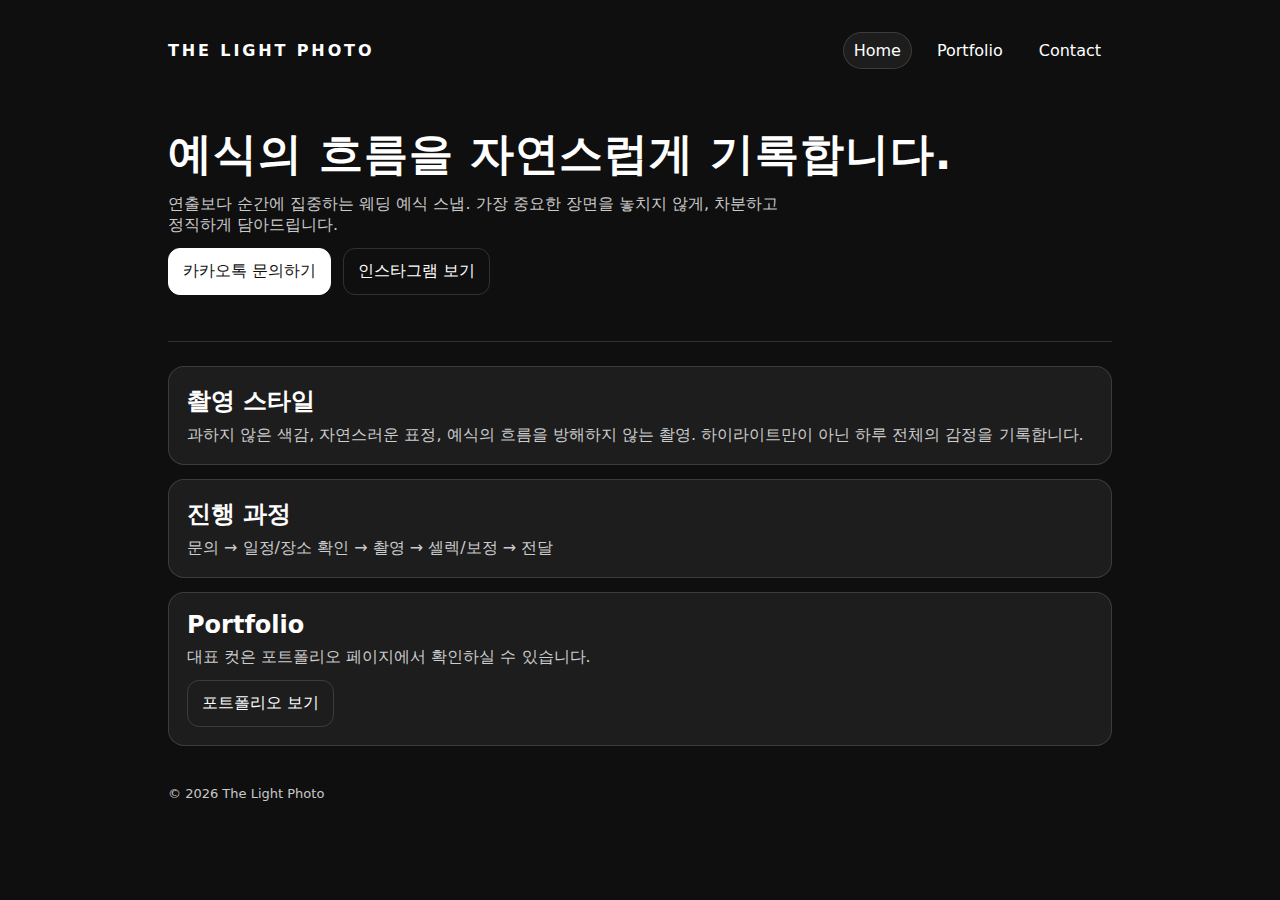
<file: index.html>
<!doctype html>
<html lang="ko">
<head>
  <meta charset="utf-8" />
  <meta name="viewport" content="width=device-width,initial-scale=1" />
  <title>The Light Photo | Wedding Snap</title>
  <link rel="stylesheet" href="/assets/css/style.css" />
</head>
<body>
  <div class="container">
    <header class="header">
      <div class="brand">THE LIGHT PHOTO</div>
      <nav class="nav">
        <a href="/" aria-current="page">Home</a>
        <a href="/portfolio/">Portfolio</a>
        <a href="/contact/">Contact</a>
      </nav>
    </header>

    <section class="hero">
      <h1>예식의 흐름을 자연스럽게 기록합니다.</h1>
      <p>
        연출보다 순간에 집중하는 웨딩 예식 스냅.
        가장 중요한 장면을 놓치지 않게, 차분하고 정직하게 담아드립니다.
      </p>

      <div class="btns">
        <a class="btn primary" href="/contact/">카카오톡 문의하기</a>
        <a class="btn" href="https://instagram.com/thelightphoto_official" target="_blank" rel="noreferrer">
          인스타그램 보기
        </a>
      </div>
    </section>

    <div class="hr"></div>

    <section class="card">
      <h2 style="margin:0 0 8px">촬영 스타일</h2>
      <p class="muted" style="margin:0">
        과하지 않은 색감, 자연스러운 표정, 예식의 흐름을 방해하지 않는 촬영.
        하이라이트만이 아닌 하루 전체의 감정을 기록합니다.
      </p>
    </section>

    <section class="card">
      <h2 style="margin:0 0 8px">진행 과정</h2>
      <p class="muted" style="margin:0">
        문의 → 일정/장소 확인 → 촬영 → 셀렉/보정 → 전달
      </p>
    </section>

    <section class="card">
      <h2 style="margin:0 0 8px">Portfolio</h2>
      <p class="muted" style="margin:0 0 12px">
        대표 컷은 포트폴리오 페이지에서 확인하실 수 있습니다.
      </p>
      <a class="btn" href="/portfolio/">포트폴리오 보기</a>
    </section>

    <footer class="footer">
      © <span id="year"></span> The Light Photo
    </footer>
  </div>

  <script>
    document.getElementById("year").textContent = new Date().getFullYear();
  </script>
</body>
</html>
</file>
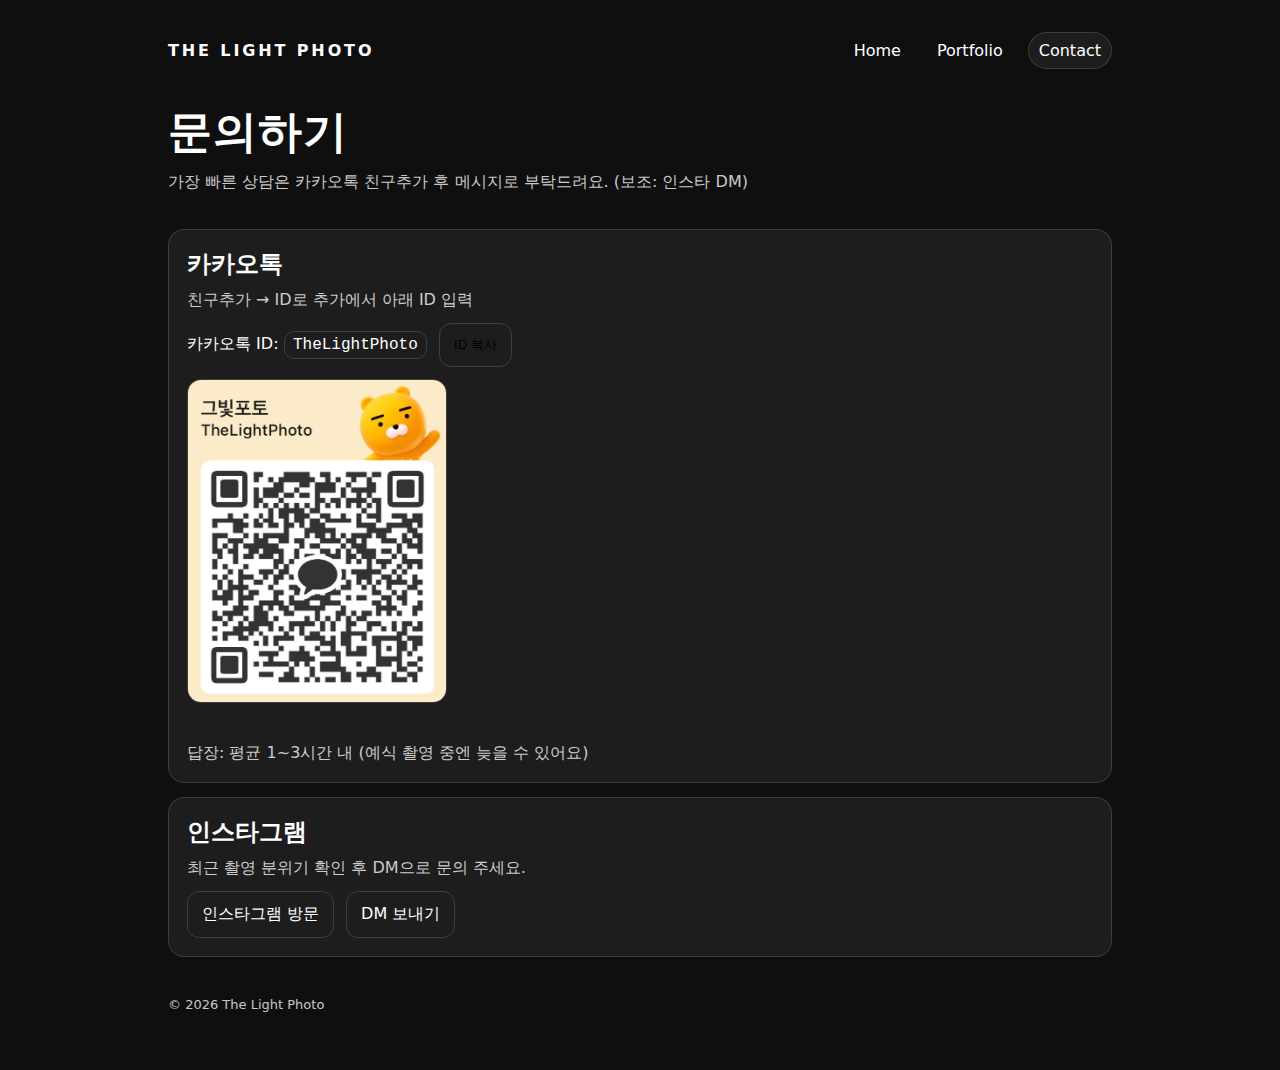
<file: contact/index.html>
<!doctype html>
<html lang="ko">
<head>
  <meta charset="utf-8" />
  <meta name="viewport" content="width=device-width,initial-scale=1" />
  <title>Contact | The Light Photo</title>
  <link rel="stylesheet" href="/assets/css/style.css" />
</head>
<body>
  <div class="container">
    <header class="header">
      <div class="brand">THE LIGHT PHOTO</div>
      <nav class="nav">
        <a href="/">Home</a>
        <a href="/portfolio/">Portfolio</a>
        <a href="/contact/" aria-current="page">Contact</a>
      </nav>
    </header>

    <section class="hero" style="padding-top:34px">
      <h1>문의하기</h1>
      <p>가장 빠른 상담은 카카오톡 친구추가 후 메시지로 부탁드려요. (보조: 인스타 DM)</p>
    </section>

    <section class="card">
      <h2 style="margin:0 0 10px">카카오톡</h2>
      <p class="muted" style="margin:0 0 10px">친구추가 → ID로 추가에서 아래 ID 입력</p>

      <div class="btns">
        <div>카카오톡 ID: <span class="code" id="kakaoId">TheLightPhoto</span></div>
        <button class="btn" id="copyKakaoIdBtn" type="button">ID 복사</button>
      </div>

      <img class="responsive" src="/assets/img/contact/kakao-qr.png" alt="카카오톡 QR 코드" />
      <div class="toast" id="toast"></div>

      <p class="muted" style="margin:10px 0 0">답장: 평균 1~3시간 내 (예식 촬영 중엔 늦을 수 있어요)</p>
    </section>

    <section class="card">
      <h2 style="margin:0 0 10px">인스타그램</h2>
      <p class="muted" style="margin:0 0 12px">최근 촬영 분위기 확인 후 DM으로 문의 주세요.</p>
      <div class="btns">
        <a class="btn" href="https://instagram.com/thelightphoto_official" target="_blank" rel="noreferrer">인스타그램 방문</a>
        <a class="btn" href="https://ig.me/m/thelightphoto_official" target="_blank" rel="noreferrer">DM 보내기</a>
      </div>
    </section>

    <footer class="footer">© <span id="y"></span> The Light Photo</footer>
  </div>

  <script src="/assets/js/main.js"></script>
  <script>document.getElementById("y").textContent = new Date().getFullYear();</script>
</body>
</html>
</file>
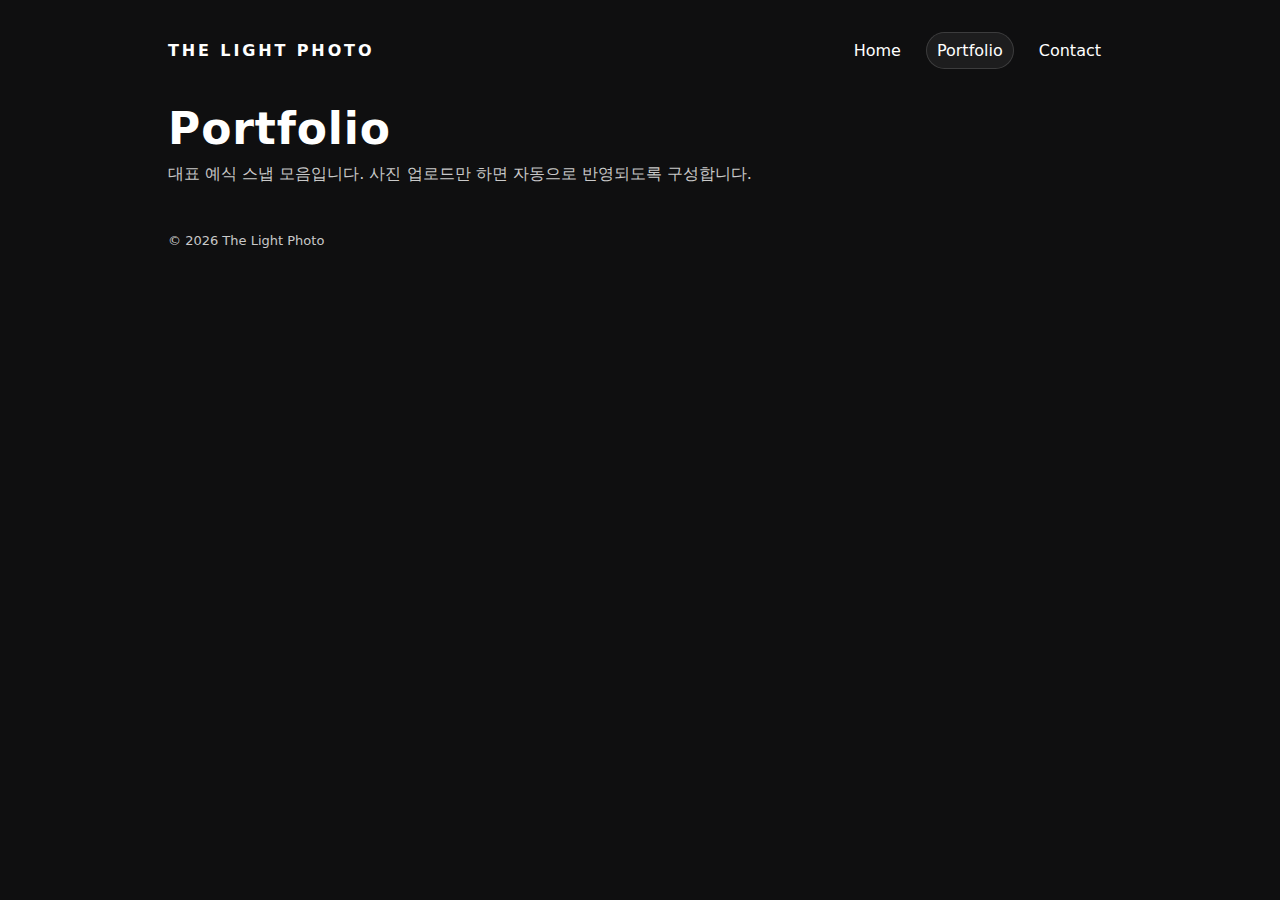
<file: portfolio/index.html>
<!doctype html>
<html lang="ko">
<head>
  <meta charset="utf-8" />
  <meta name="viewport" content="width=device-width,initial-scale=1" />
  <title>Portfolio | The Light Photo</title>
  <link rel="stylesheet" href="/assets/css/style.css" />
</head>
<body>
  <div class="container">
    <header class="header">
      <div class="brand">THE LIGHT PHOTO</div>
      <nav class="nav">
        <a href="/">Home</a>
        <a href="/portfolio/" aria-current="page">Portfolio</a>
        <a href="/contact/">Contact</a>
      </nav>
    </header>

    <section class="hero" style="padding-top:34px">
      <h1>Portfolio</h1>
      <p class="muted">대표 예식 스냅 모음입니다. 사진 업로드만 하면 자동으로 반영되도록 구성합니다.</p>
    </section>

    <!-- JS가 여기에 사진을 자동으로 채울 예정 -->
    <section class="grid" id="gallery"></section>

    <footer class="footer">© <span id="y"></span> The Light Photo</footer>
  </div>

  <script>
    document.getElementById("y").textContent = new Date().getFullYear();
  </script>
</body>
</html>
</file>
<file: assets/css/style.css>
:root{
  --bg:#0f0f10;
  --panel:rgba(255,255,255,.06);
  --border:rgba(255,255,255,.14);
  --text:#fff;
  --muted:rgba(255,255,255,.78);
  --max:980px;
  --r:16px;
}
*{box-sizing:border-box}
html,body{height:100%}
body{
  margin:0;
  font-family:-apple-system,BlinkMacSystemFont,system-ui,Segoe UI,Roboto,sans-serif;
  background:var(--bg);
  color:var(--text);
}
a{color:inherit;text-decoration:none}
a:hover{opacity:.9}
.container{max-width:var(--max);margin:0 auto;padding:32px 18px}
.header{display:flex;justify-content:space-between;align-items:center;gap:16px}
.brand{font-weight:700;letter-spacing:.18em}
.nav{display:flex;gap:14px;flex-wrap:wrap}
.nav a{padding:8px 10px;border:1px solid transparent;border-radius:999px}
.nav a[aria-current="page"]{border-color:var(--border);background:var(--panel)}
.hero{padding:56px 0 22px}
.hero h1{margin:0 0 10px;font-size:44px;letter-spacing:.02em}
.hero p{margin:0;color:var(--muted);max-width:60ch}
.card{
  border:1px solid var(--border);
  background:var(--panel);
  border-radius:var(--r);
  padding:18px;
  margin:14px 0;
}
.btns{display:flex;gap:12px;flex-wrap:wrap;margin-top:12px;align-items:center}
.btn{
  display:inline-flex;align-items:center;justify-content:center;
  padding:12px 14px;border-radius:12px;
  border:1px solid var(--border);
  background:transparent;
  cursor:pointer;
}
.btn.primary{background:#fff;color:#111;border-color:#fff}
.btn:active{transform:translateY(1px)}
.muted{color:var(--muted)}
.code{
  display:inline-block;
  padding:.22em .52em;
  border:1px solid var(--border);
  border-radius:10px;
  font-family:ui-monospace,SFMono-Regular,Menlo,Monaco,Consolas,monospace;
}
.hr{height:1px;background:var(--border);margin:24px 0}
.footer{padding:26px 0;color:var(--muted);font-size:13px}
.toast{margin-top:10px;min-height:20px;color:var(--muted);font-size:14px}
img.responsive{
  max-width:260px;width:100%;
  border-radius:14px;border:1px solid var(--border);
  display:block;margin-top:12px;
}
.grid{display:grid;grid-template-columns:repeat(3,minmax(0,1fr));gap:10px}
@media (max-width:900px){.grid{grid-template-columns:repeat(2,minmax(0,1fr));}}
@media (max-width:520px){.grid{grid-template-columns:1fr;}}
.thumb{border-radius:14px;overflow:hidden;border:1px solid var(--border);background:#0b0b0c}
.thumb img{width:100%;height:240px;object-fit:cover;display:block}
</file>
